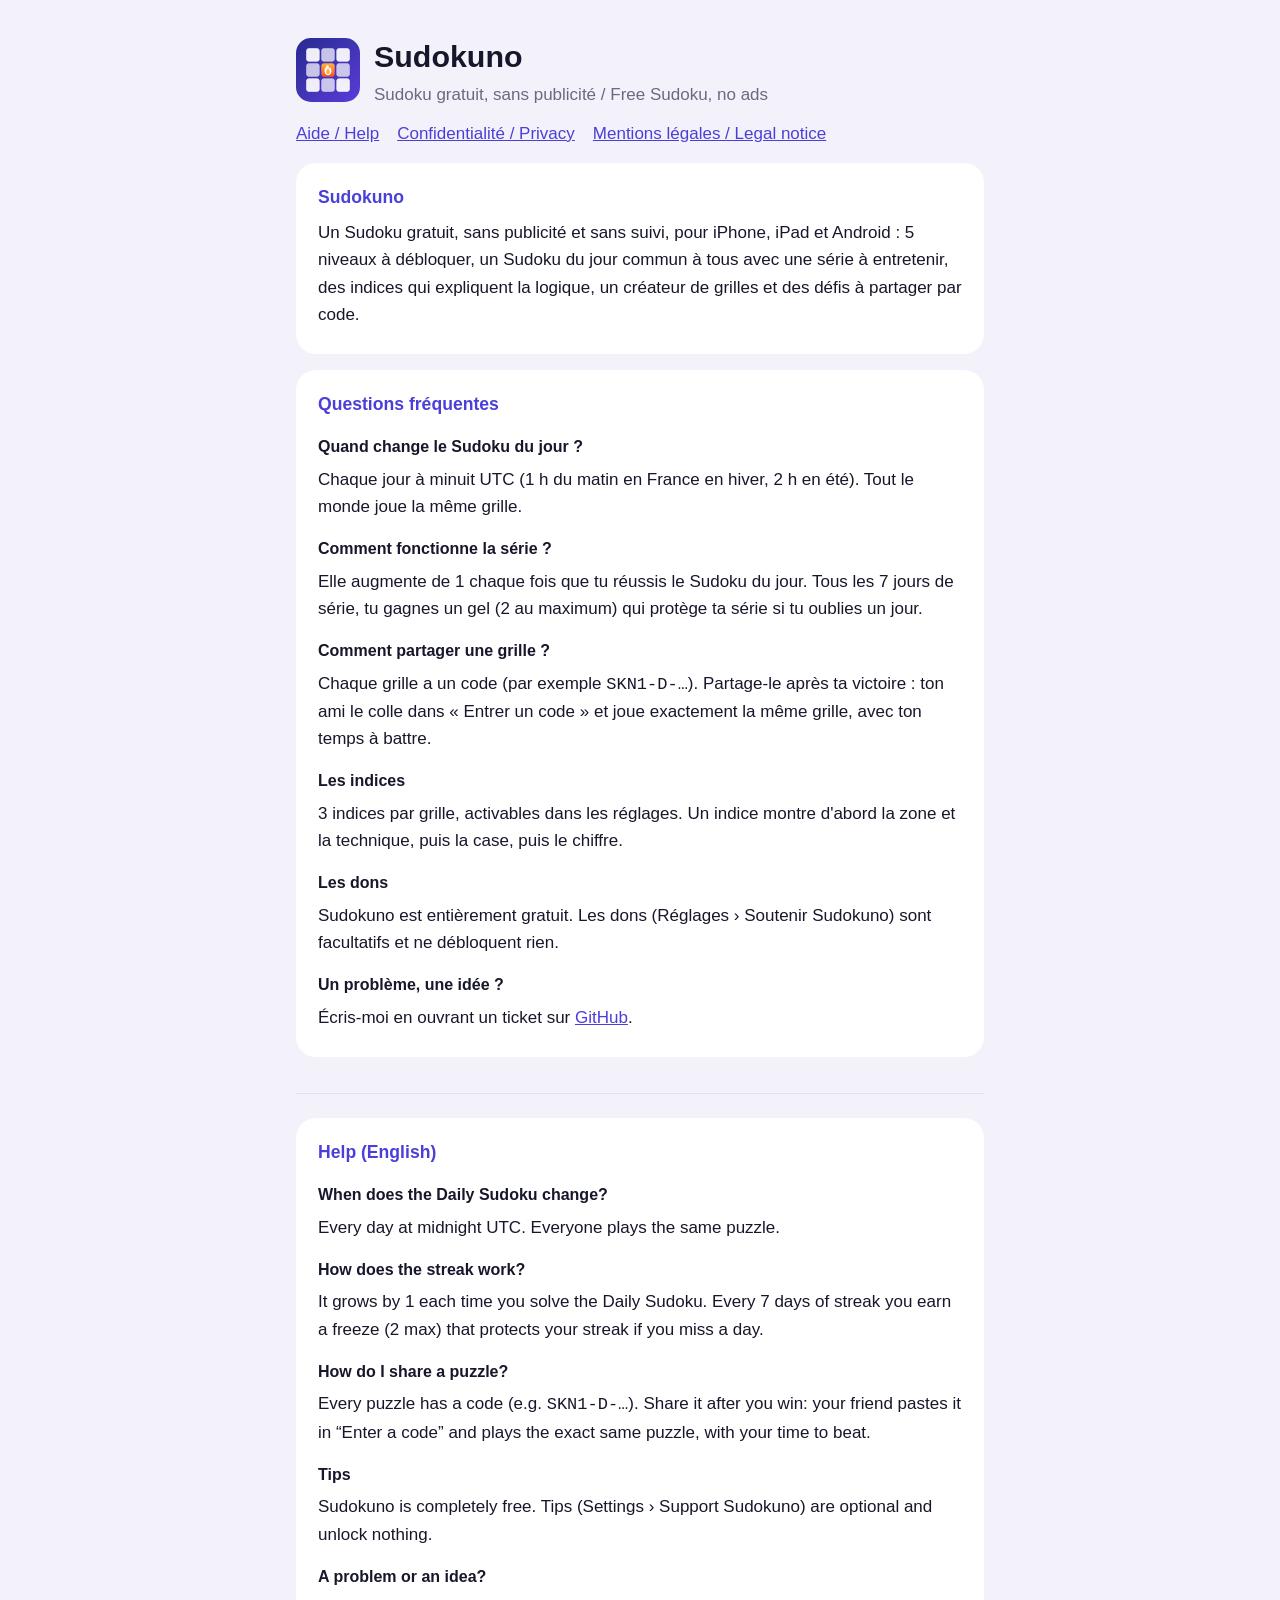
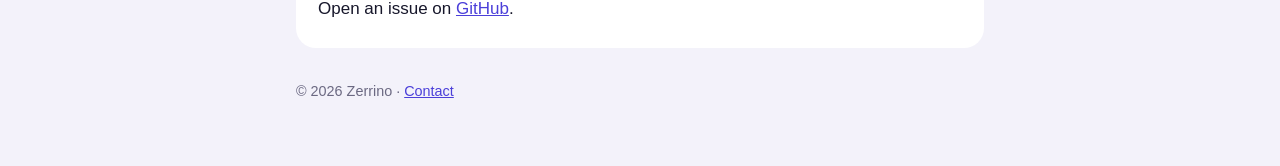
<file: site/index.html>
<!doctype html>
<html lang="fr">
<head>
<meta charset="utf-8">
<meta name="viewport" content="width=device-width, initial-scale=1">
<title>Sudokuno · Aide</title>
<link rel="icon" href="icon.png">
<link rel="stylesheet" href="style.css">
</head>
<body>
<main>
<header><img src="icon.png" alt=""><div><h1>Sudokuno</h1><div class="muted">Sudoku gratuit, sans publicité / Free Sudoku, no ads</div></div></header>
<nav><a href="./">Aide / Help</a><a href="privacy.html">Confidentialité / Privacy</a><a href="legal.html">Mentions légales / Legal notice</a></nav>
<section>
  <h2>Sudokuno</h2>
  <p>Un Sudoku gratuit, sans publicité et sans suivi, pour iPhone, iPad et Android : 5 niveaux à débloquer, un Sudoku du jour commun à tous avec une série à entretenir, des indices qui expliquent la logique, un créateur de grilles et des défis à partager par code.</p>
</section>
<section>
  <h2>Questions fréquentes</h2>
  <h3>Quand change le Sudoku du jour ?</h3>
  <p>Chaque jour à minuit UTC (1 h du matin en France en hiver, 2 h en été). Tout le monde joue la même grille.</p>
  <h3>Comment fonctionne la série ?</h3>
  <p>Elle augmente de 1 chaque fois que tu réussis le Sudoku du jour. Tous les 7 jours de série, tu gagnes un gel (2 au maximum) qui protège ta série si tu oublies un jour.</p>
  <h3>Comment partager une grille ?</h3>
  <p>Chaque grille a un code (par exemple <code>SKN1-D-…</code>). Partage-le après ta victoire : ton ami le colle dans « Entrer un code » et joue exactement la même grille, avec ton temps à battre.</p>
  <h3>Les indices</h3>
  <p>3 indices par grille, activables dans les réglages. Un indice montre d'abord la zone et la technique, puis la case, puis le chiffre.</p>
  <h3>Les dons</h3>
  <p>Sudokuno est entièrement gratuit. Les dons (Réglages › Soutenir Sudokuno) sont facultatifs et ne débloquent rien.</p>
  <h3>Un problème, une idée ?</h3>
  <p>Écris-moi en ouvrant un ticket sur <a href="https://github.com/Zerrino/sudokuno/issues">GitHub</a>.</p>
</section>
<div class="lang" lang="en">
<section>
  <h2>Help (English)</h2>
  <h3>When does the Daily Sudoku change?</h3>
  <p>Every day at midnight UTC. Everyone plays the same puzzle.</p>
  <h3>How does the streak work?</h3>
  <p>It grows by 1 each time you solve the Daily Sudoku. Every 7 days of streak you earn a freeze (2 max) that protects your streak if you miss a day.</p>
  <h3>How do I share a puzzle?</h3>
  <p>Every puzzle has a code (e.g. <code>SKN1-D-…</code>). Share it after you win: your friend pastes it in “Enter a code” and plays the exact same puzzle, with your time to beat.</p>
  <h3>Tips</h3>
  <p>Sudokuno is completely free. Tips (Settings › Support Sudokuno) are optional and unlock nothing.</p>
  <h3>A problem or an idea?</h3>
  <p>Open an issue on <a href="https://github.com/Zerrino/sudokuno/issues">GitHub</a>.</p>
</section>
</div>
<footer class="muted">© 2026 Zerrino · <a href="https://github.com/Zerrino/sudokuno/issues">Contact</a></footer>
</main>
</body>
</html>
</file>
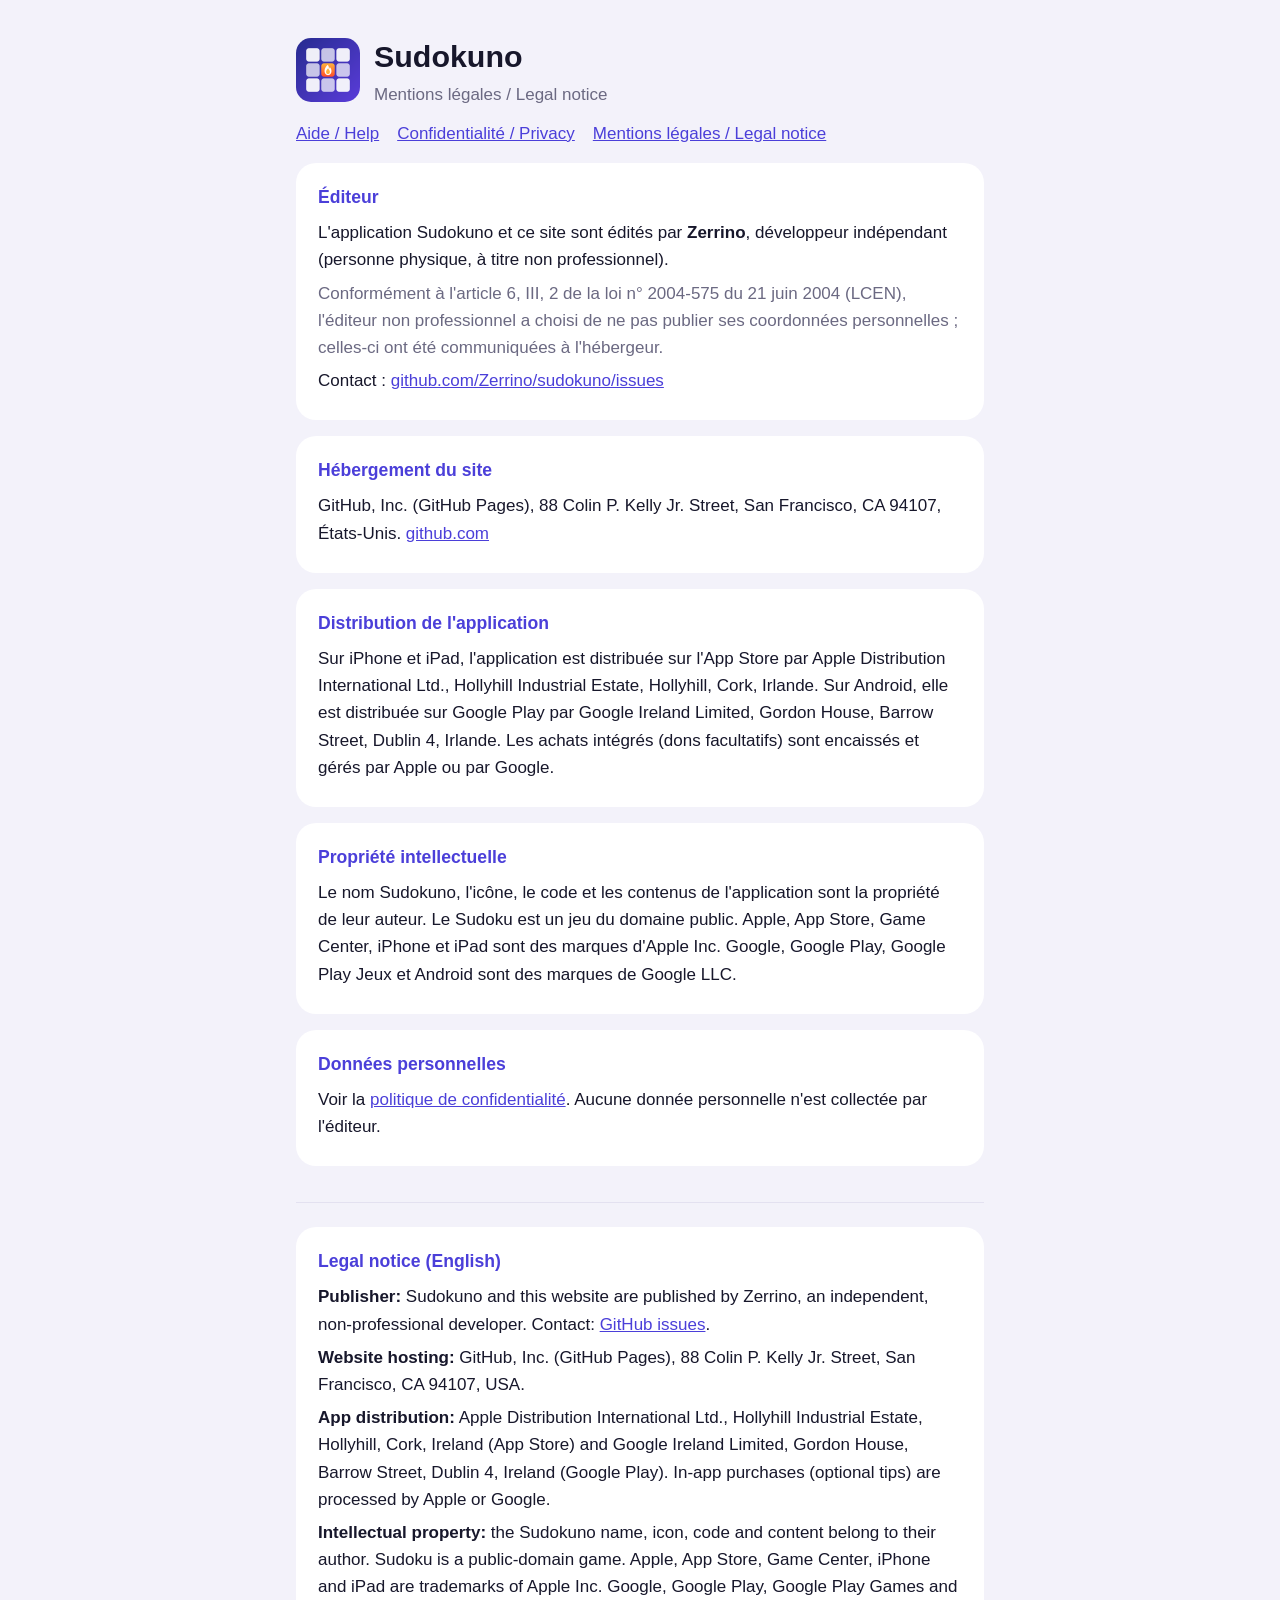
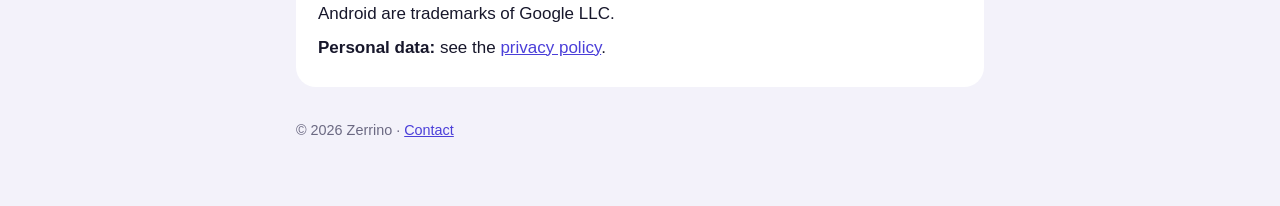
<file: site/legal.html>
<!doctype html>
<html lang="fr">
<head>
<meta charset="utf-8">
<meta name="viewport" content="width=device-width, initial-scale=1">
<title>Sudokuno · Mentions légales</title>
<link rel="icon" href="icon.png">
<link rel="stylesheet" href="style.css">
</head>
<body>
<main>
<header><img src="icon.png" alt=""><div><h1>Sudokuno</h1><div class="muted">Mentions légales / Legal notice</div></div></header>
<nav><a href="./">Aide / Help</a><a href="privacy.html">Confidentialité / Privacy</a><a href="legal.html">Mentions légales / Legal notice</a></nav>
<section>
  <h2>Éditeur</h2>
  <p>L'application Sudokuno et ce site sont édités par <strong>Zerrino</strong>, développeur indépendant (personne physique, à titre non professionnel).</p>
  <p class="muted">Conformément à l'article 6, III, 2 de la loi n° 2004-575 du 21 juin 2004 (LCEN), l'éditeur non professionnel a choisi de ne pas publier ses coordonnées personnelles ; celles-ci ont été communiquées à l'hébergeur.</p>
  <p>Contact : <a href="https://github.com/Zerrino/sudokuno/issues">github.com/Zerrino/sudokuno/issues</a></p>
</section>
<section>
  <h2>Hébergement du site</h2>
  <p>GitHub, Inc. (GitHub Pages), 88 Colin P. Kelly Jr. Street, San Francisco, CA 94107, États-Unis. <a href="https://github.com">github.com</a></p>
</section>
<section>
  <h2>Distribution de l'application</h2>
  <p>Sur iPhone et iPad, l'application est distribuée sur l'App Store par Apple Distribution International Ltd., Hollyhill Industrial Estate, Hollyhill, Cork, Irlande. Sur Android, elle est distribuée sur Google Play par Google Ireland Limited, Gordon House, Barrow Street, Dublin 4, Irlande. Les achats intégrés (dons facultatifs) sont encaissés et gérés par Apple ou par Google.</p>
</section>
<section>
  <h2>Propriété intellectuelle</h2>
  <p>Le nom Sudokuno, l'icône, le code et les contenus de l'application sont la propriété de leur auteur. Le Sudoku est un jeu du domaine public. Apple, App Store, Game Center, iPhone et iPad sont des marques d'Apple Inc. Google, Google Play, Google Play Jeux et Android sont des marques de Google LLC.</p>
</section>
<section>
  <h2>Données personnelles</h2>
  <p>Voir la <a href="privacy.html">politique de confidentialité</a>. Aucune donnée personnelle n'est collectée par l'éditeur.</p>
</section>
<div class="lang" lang="en">
<section>
  <h2>Legal notice (English)</h2>
  <p><strong>Publisher:</strong> Sudokuno and this website are published by Zerrino, an independent, non-professional developer. Contact: <a href="https://github.com/Zerrino/sudokuno/issues">GitHub issues</a>.</p>
  <p><strong>Website hosting:</strong> GitHub, Inc. (GitHub Pages), 88 Colin P. Kelly Jr. Street, San Francisco, CA 94107, USA.</p>
  <p><strong>App distribution:</strong> Apple Distribution International Ltd., Hollyhill Industrial Estate, Hollyhill, Cork, Ireland (App Store) and Google Ireland Limited, Gordon House, Barrow Street, Dublin 4, Ireland (Google Play). In-app purchases (optional tips) are processed by Apple or Google.</p>
  <p><strong>Intellectual property:</strong> the Sudokuno name, icon, code and content belong to their author. Sudoku is a public-domain game. Apple, App Store, Game Center, iPhone and iPad are trademarks of Apple Inc. Google, Google Play, Google Play Games and Android are trademarks of Google LLC.</p>
  <p><strong>Personal data:</strong> see the <a href="privacy.html">privacy policy</a>.</p>
</section>
</div>
<footer class="muted">© 2026 Zerrino · <a href="https://github.com/Zerrino/sudokuno/issues">Contact</a></footer>
</main>
</body>
</html>
</file>
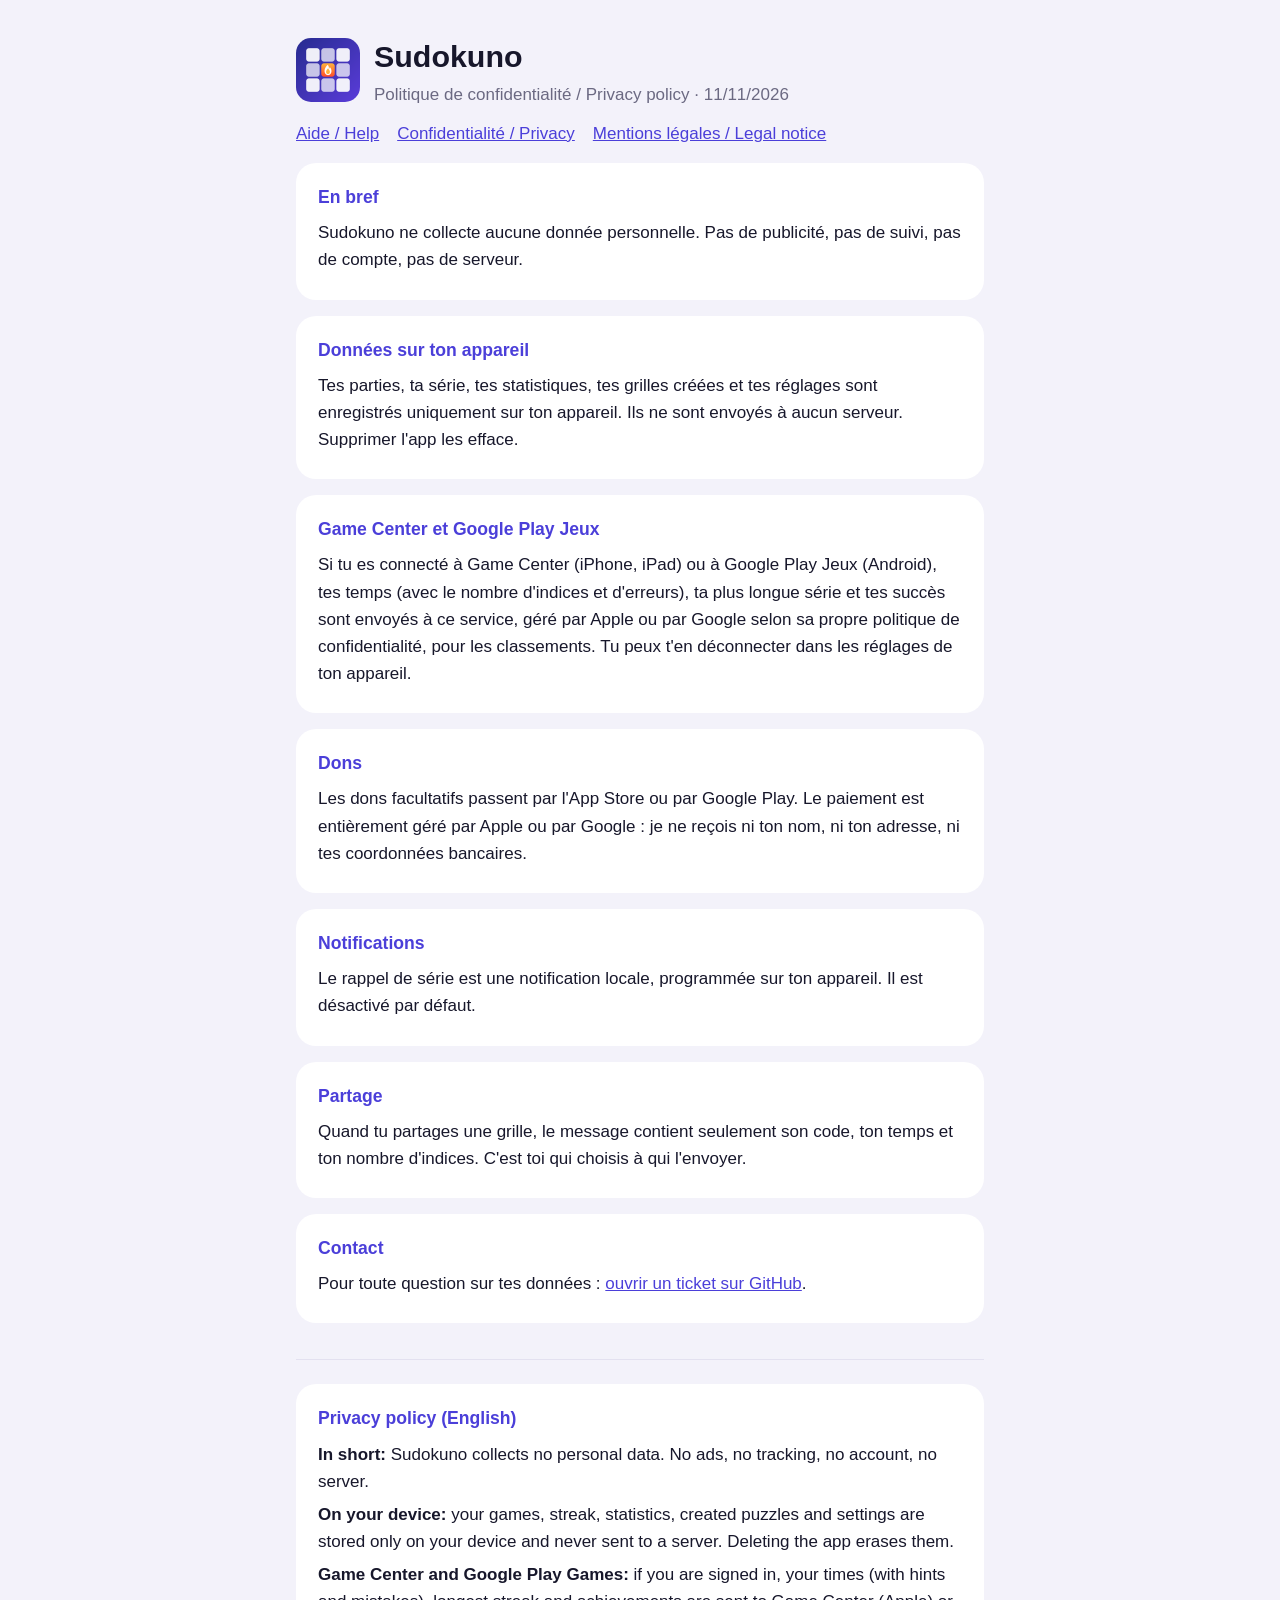
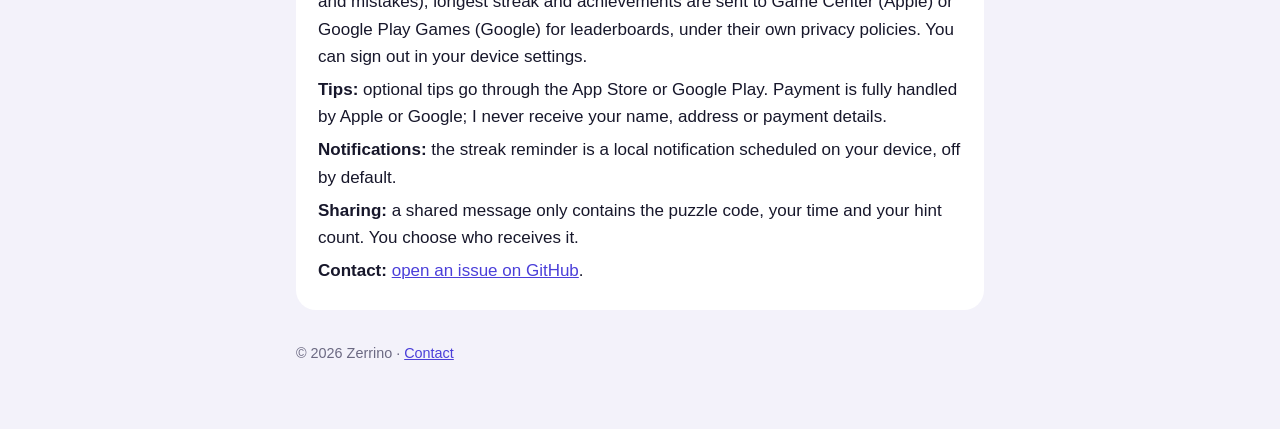
<file: site/privacy.html>
<!doctype html>
<html lang="fr">
<head>
<meta charset="utf-8">
<meta name="viewport" content="width=device-width, initial-scale=1">
<title>Sudokuno · Confidentialité</title>
<link rel="icon" href="icon.png">
<link rel="stylesheet" href="style.css">
</head>
<body>
<main>
<header><img src="icon.png" alt=""><div><h1>Sudokuno</h1><div class="muted">Politique de confidentialité / Privacy policy · 11/11/2026</div></div></header>
<nav><a href="./">Aide / Help</a><a href="privacy.html">Confidentialité / Privacy</a><a href="legal.html">Mentions légales / Legal notice</a></nav>
<section>
  <h2>En bref</h2>
  <p>Sudokuno ne collecte aucune donnée personnelle. Pas de publicité, pas de suivi, pas de compte, pas de serveur.</p>
</section>
<section>
  <h2>Données sur ton appareil</h2>
  <p>Tes parties, ta série, tes statistiques, tes grilles créées et tes réglages sont enregistrés uniquement sur ton appareil. Ils ne sont envoyés à aucun serveur. Supprimer l'app les efface.</p>
</section>
<section>
  <h2>Game Center et Google Play Jeux</h2>
  <p>Si tu es connecté à Game Center (iPhone, iPad) ou à Google Play Jeux (Android), tes temps (avec le nombre d'indices et d'erreurs), ta plus longue série et tes succès sont envoyés à ce service, géré par Apple ou par Google selon sa propre politique de confidentialité, pour les classements. Tu peux t'en déconnecter dans les réglages de ton appareil.</p>
</section>
<section>
  <h2>Dons</h2>
  <p>Les dons facultatifs passent par l'App Store ou par Google Play. Le paiement est entièrement géré par Apple ou par Google : je ne reçois ni ton nom, ni ton adresse, ni tes coordonnées bancaires.</p>
</section>
<section>
  <h2>Notifications</h2>
  <p>Le rappel de série est une notification locale, programmée sur ton appareil. Il est désactivé par défaut.</p>
</section>
<section>
  <h2>Partage</h2>
  <p>Quand tu partages une grille, le message contient seulement son code, ton temps et ton nombre d'indices. C'est toi qui choisis à qui l'envoyer.</p>
</section>
<section>
  <h2>Contact</h2>
  <p>Pour toute question sur tes données : <a href="https://github.com/Zerrino/sudokuno/issues">ouvrir un ticket sur GitHub</a>.</p>
</section>
<div class="lang" lang="en">
<section>
  <h2>Privacy policy (English)</h2>
  <p><strong>In short:</strong> Sudokuno collects no personal data. No ads, no tracking, no account, no server.</p>
  <p><strong>On your device:</strong> your games, streak, statistics, created puzzles and settings are stored only on your device and never sent to a server. Deleting the app erases them.</p>
  <p><strong>Game Center and Google Play Games:</strong> if you are signed in, your times (with hints and mistakes), longest streak and achievements are sent to Game Center (Apple) or Google Play Games (Google) for leaderboards, under their own privacy policies. You can sign out in your device settings.</p>
  <p><strong>Tips:</strong> optional tips go through the App Store or Google Play. Payment is fully handled by Apple or Google; I never receive your name, address or payment details.</p>
  <p><strong>Notifications:</strong> the streak reminder is a local notification scheduled on your device, off by default.</p>
  <p><strong>Sharing:</strong> a shared message only contains the puzzle code, your time and your hint count. You choose who receives it.</p>
  <p><strong>Contact:</strong> <a href="https://github.com/Zerrino/sudokuno/issues">open an issue on GitHub</a>.</p>
</section>
</div>
<footer class="muted">© 2026 Zerrino · <a href="https://github.com/Zerrino/sudokuno/issues">Contact</a></footer>
</main>
</body>
</html>
</file>
<file: site/style.css>
:root { color-scheme: light dark; --bg: #f3f2fa; --fg: #17172b; --muted: #6b6982; --card: #fff; --accent: #4b3fd9; --line: #e3e1f0; }
@media (prefers-color-scheme: dark) { :root { --bg: #0f0f17; --fg: #edecfa; --muted: #9c9ab5; --card: #1b1a27; --accent: #a49dff; --line: #2c2b3d; } }
* { box-sizing: border-box; }
body { margin: 0; background: var(--bg); color: var(--fg); font: 17px/1.6 -apple-system, BlinkMacSystemFont, "Segoe UI", Roboto, sans-serif; }
main { max-width: 720px; margin: 0 auto; padding: 32px 16px 64px; }
header { display: flex; align-items: center; gap: 14px; margin-bottom: 8px; }
header img { width: 64px; height: 64px; border-radius: 15px; }
h1 { margin: 0; font-size: 1.9rem; }
h2 { font-size: 1.1rem; margin: 0 0 8px; color: var(--accent); }
h3 { font-size: 1rem; margin: 16px 0 4px; }
section { background: var(--card); border-radius: 20px; padding: 20px 22px; margin-top: 16px; }
p, li { margin: 6px 0; }
.muted { color: var(--muted); }
nav { display: flex; flex-wrap: wrap; gap: 8px 18px; margin: 12px 0 0; }
a { color: var(--accent); }
.lang { margin-top: 36px; padding-top: 8px; border-top: 1px solid var(--line); }
footer { margin-top: 32px; font-size: 0.9rem; }
</file>
